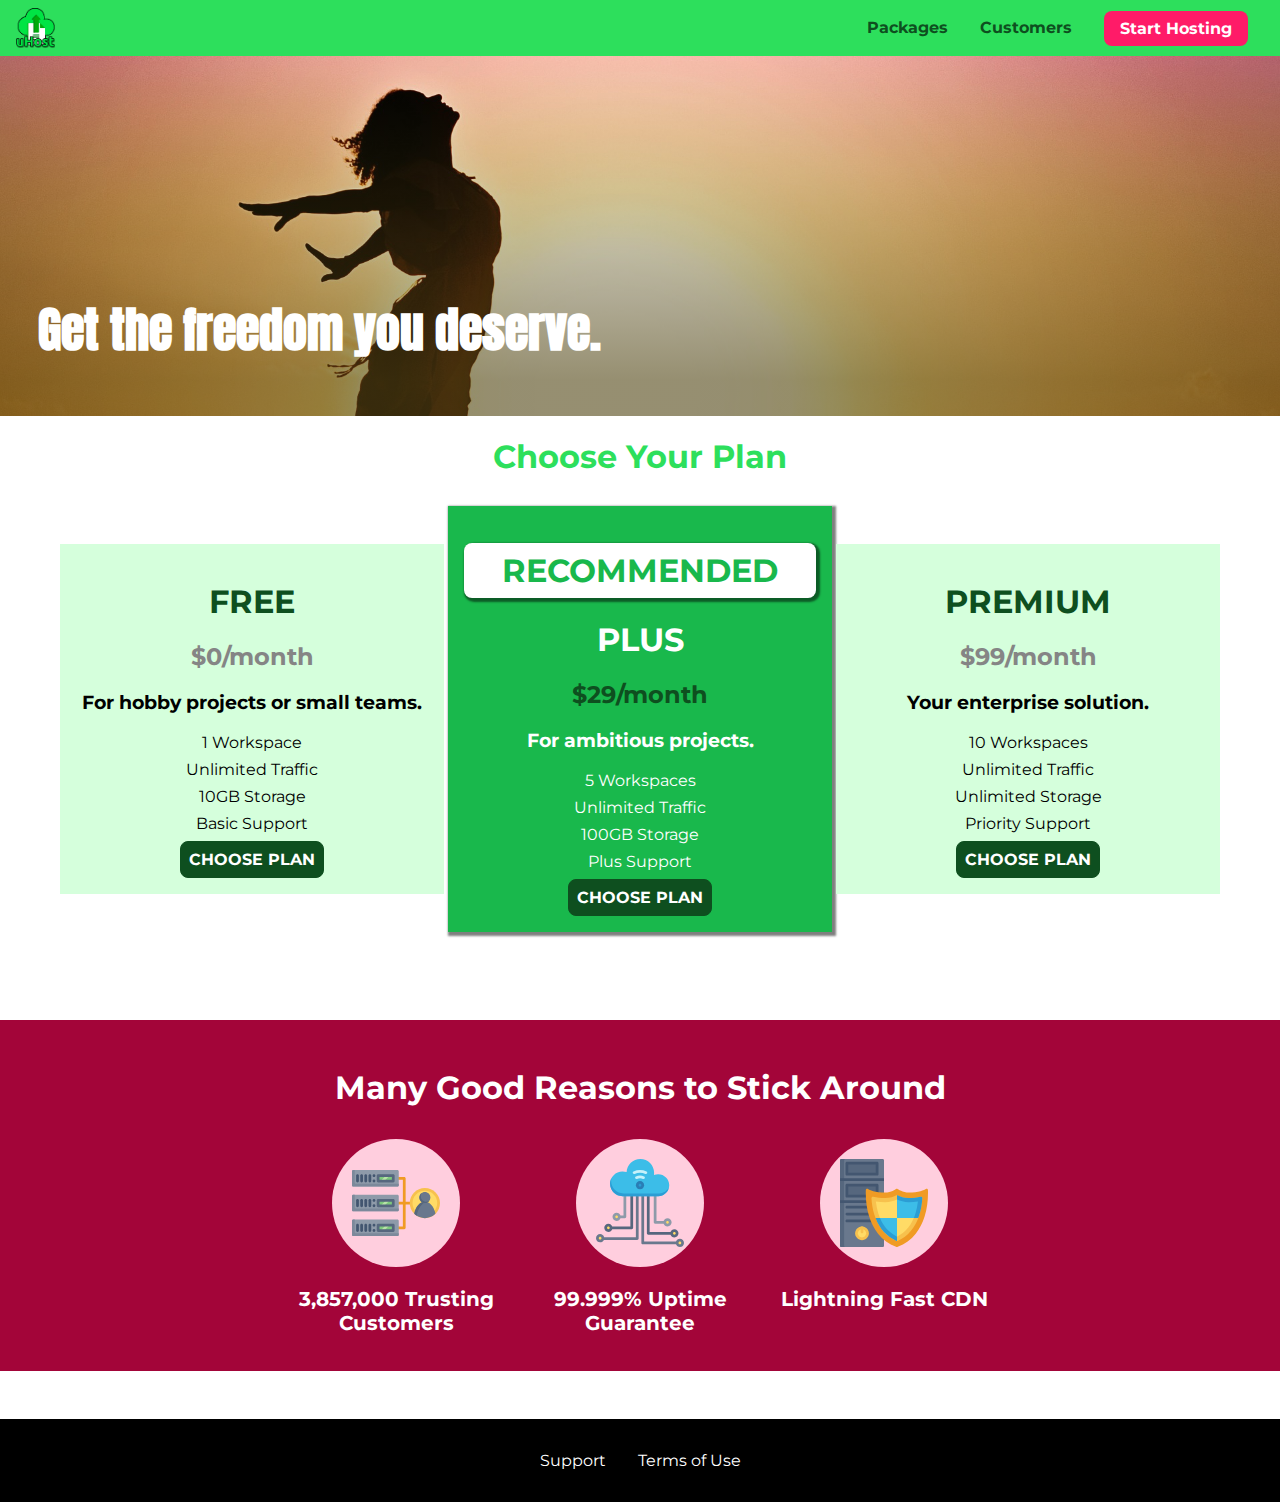
<file: index.html>
<!DOCTYPE html>
<html lang="en">

<head>
  <meta charset="UTF-8" />
  <meta http-equiv="X-UA-Compatible" content="ie=edge" />
  <meta name="viewport" content="width=device-width, initial-scale=1.0">
  <title>uHost</title>
  <link rel="shortcut icon" href="favicon.png" />
  <link rel="stylesheet" href="shared.css" />
  <link rel="stylesheet" href="main.css" />
</head>

<body>
  <div class="backdrop"></div>
  <div class="modal">
    <h1 class="modal__title">Do you want to continue?</h1>
    <div class="modal__actions">
      <a href="start-hosting/index.html" class="modal__action">Yes!</a>
      <button class="modal__action modal__action--negative" type="button">No!</button>
    </div>
  </div>
  <header class="main-header">
    <div class="main-logo">
      <button class="toggle-button">
        <span class="toggle-button__bar"></span>
        <span class="toggle-button__bar"></span>
        <span class="toggle-button__bar"></span>
      </button>
      <a href="index.html" class="main-header__brand">
        <img src="images/uhost-icon.png" alt="uHost - Your Favorite Hosting Company.">
      </a>
    </div>
    <nav class="main-nav">
      <ul class="main-nav__items">
        <li class="main-nav__item">
          <a href="packages/index.html">Packages</a>
        </li>
        <li class="main-nav__item">
          <a href="customers/index.html">Customers</a>
          <a href="customers/index.html" style="display: none;">Customers</a>
        </li class="main-nav__item">
        <li class="main-nav__item main-nav__item--cta">
          <a href="start-hosting/index.html">Start Hosting</a>
        </li>
      </ul>
    </nav>
  </header>
  <nav class="mobile-nav">
    <ul class="mobile-nav__items">
      <li class="mobile-nav__item">
        <a href="packages/index.html">Packages</a>
      </li>
      <li class="mobile-nav__item">
        <a href="customers/index.html">Customers</a>
      </li>
      <li class="mobile-nav__item mobile-nav__item--cta">
        <a href="start-hosting/index.html">Start Hosting</a>
      </li>
    </ul>
  </nav>
  <main>
    <section id="product-overview">
      <h1>Get the freedom you deserve.</h1>
    </section>
    <section id="plans">
      <h1 class="section-title">Choose Your Plan</h1>
      <div class="plan__list">
        <article class="plan">
          <h1 class="plan__title">FREE</h1>
          <h2 class="plan__price">$0/month</h2>
          <h3>For hobby projects or small teams.</h3>
          <ul class="plan__features">
            <li>1 Workspace</li>
            <li>Unlimited Traffic</li>
            <li>10GB Storage</li>
            <li>Basic Support</li>
          </ul>
          <div>
            <button class="button">CHOOSE PLAN</button>
          </div>
        </article>
        <article class="plan plan__highlighted">
          <h1 class="plan__annotation">RECOMMENDED</h1>
          <h1 class="plan__title">PLUS</h1>
          <h2 class="plan__price">$29/month</h2>
          <h3>For ambitious projects.</h3>
          <ul class="plan__features">
            <li>5 Workspaces</li>
            <li>Unlimited Traffic</li>
            <li>100GB Storage</li>
            <li>Plus Support</li>
          </ul>
          <div>
            <button class="button">CHOOSE PLAN</button>
          </div>
        </article>
        <article class="plan">
          <h1 class="plan__title">PREMIUM</h1>
          <h2 class="plan__price">$99/month</h2>
          <h3>Your enterprise solution.</h3>
          <ul class="plan__features">
            <li>10 Workspaces</li>
            <li>Unlimited Traffic</li>
            <li>Unlimited Storage</li>
            <li>Priority Support</li>
          </ul>
          <div>
            <button class="button">CHOOSE PLAN</button>
          </div>
        </article>
      </div>
    </section>

    <section id="key-features">
      <h1 class="section-title">Many Good Reasons to Stick Around</h1>
      <ul class="key-feature__list">
        <li class="key-feature">
          <div class="key-feature__image">

            <svg viewBox="0 0 512 512">
              <path style="fill:#F09B24;"
                d="M344,248h-32V112c0-4.418-3.582-8-8-8h-40c-4.418,0-8,3.582-8,8s3.582,8,8,8h32v128h-32  c-4.418,0-8,3.582-8,8s3.582,8,8,8h32v128h-32c-4.418,0-8,3.582-8,8s3.582,8,8,8h40c4.418,0,8-3.582,8-8V264h32c4.418,0,8-3.582,8-8  S348.418,248,344,248z" />
              <path style="fill:#8E9AA9;"
                d="M264,64H8c-4.418,0-8,3.582-8,8v80c0,4.418,3.582,8,8,8h256c4.418,0,8-3.582,8-8V72  C272,67.582,268.418,64,264,64z" />
              <path style="fill:#7C899B;"
                d="M24,144c-4.418,0-8-3.582-8-8V64H8c-4.418,0-8,3.582-8,8v80c0,4.418,3.582,8,8,8h256  c4.418,0,8-3.582,8-8v-8H24z" />
              <rect x="152" y="96" style="fill:#B8E3A8;" width="88" height="32" />
              <g>
                <polygon style="fill:#7EC97D;" points="152,96 152,128 166,128 198,96  " />
                <polygon style="fill:#7EC97D;" points="220,96 188,128 240,128 240,96  " />
              </g>
              <path style="fill:#56677E;"
                d="M240,136h-88c-4.418,0-8-3.582-8-8V96c0-4.418,3.582-8,8-8h88c4.418,0,8,3.582,8,8v32  C248,132.418,244.418,136,240,136z M160,120h72v-16h-72V120z" />
              <g>
                <path style="fill:#435670;"
                  d="M32,136c-4.418,0-8-3.582-8-8V96c0-4.418,3.582-8,8-8s8,3.582,8,8v32C40,132.418,36.418,136,32,136z   " />
                <path style="fill:#435670;"
                  d="M56,136c-4.418,0-8-3.582-8-8V96c0-4.418,3.582-8,8-8s8,3.582,8,8v32C64,132.418,60.418,136,56,136z   " />
                <path style="fill:#435670;"
                  d="M80,136c-4.418,0-8-3.582-8-8V96c0-4.418,3.582-8,8-8s8,3.582,8,8v32C88,132.418,84.418,136,80,136z   " />
                <path style="fill:#435670;"
                  d="M104,136c-4.418,0-8-3.582-8-8V96c0-4.418,3.582-8,8-8s8,3.582,8,8v32   C112,132.418,108.418,136,104,136z" />
                <path style="fill:#435670;"
                  d="M128,105c-4.418,0-8-3.582-8-8v-1c0-4.418,3.582-8,8-8s8,3.582,8,8v1   C136,101.418,132.418,105,128,105z" />
                <path style="fill:#435670;"
                  d="M128,136c-4.418,0-8-3.582-8-8v-1c0-4.418,3.582-8,8-8s8,3.582,8,8v1   C136,132.418,132.418,136,128,136z" />
              </g>
              <path style="fill:#8E9AA9;"
                d="M264,208H8c-4.418,0-8,3.582-8,8v80c0,4.418,3.582,8,8,8h256c4.418,0,8-3.582,8-8v-80  C272,211.582,268.418,208,264,208z" />
              <path style="fill:#7C899B;"
                d="M24,288c-4.418,0-8-3.582-8-8v-72H8c-4.418,0-8,3.582-8,8v80c0,4.418,3.582,8,8,8h256  c4.418,0,8-3.582,8-8v-8H24z" />
              <rect x="152" y="240" style="fill:#B8E3A8;" width="88" height="32" />
              <g>
                <polygon style="fill:#7EC97D;" points="152,240 152,272 166,272 198,240  " />
                <polygon style="fill:#7EC97D;" points="220,240 188,272 240,272 240,240  " />
              </g>
              <path style="fill:#56677E;"
                d="M240,280h-88c-4.418,0-8-3.582-8-8v-32c0-4.418,3.582-8,8-8h88c4.418,0,8,3.582,8,8v32  C248,276.418,244.418,280,240,280z M160,264h72v-16h-72V264z" />
              <g>
                <path style="fill:#435670;"
                  d="M32,280c-4.418,0-8-3.582-8-8v-32c0-4.418,3.582-8,8-8s8,3.582,8,8v32C40,276.418,36.418,280,32,280   z" />
                <path style="fill:#435670;"
                  d="M56,280c-4.418,0-8-3.582-8-8v-32c0-4.418,3.582-8,8-8s8,3.582,8,8v32C64,276.418,60.418,280,56,280   z" />
                <path style="fill:#435670;"
                  d="M80,280c-4.418,0-8-3.582-8-8v-32c0-4.418,3.582-8,8-8s8,3.582,8,8v32C88,276.418,84.418,280,80,280   z" />
                <path style="fill:#435670;"
                  d="M104,280c-4.418,0-8-3.582-8-8v-32c0-4.418,3.582-8,8-8s8,3.582,8,8v32   C112,276.418,108.418,280,104,280z" />
                <path style="fill:#435670;"
                  d="M128,249c-4.418,0-8-3.582-8-8v-1c0-4.418,3.582-8,8-8s8,3.582,8,8v1   C136,245.418,132.418,249,128,249z" />
                <path style="fill:#435670;"
                  d="M128,280c-4.418,0-8-3.582-8-8v-1c0-4.418,3.582-8,8-8s8,3.582,8,8v1   C136,276.418,132.418,280,128,280z" />
              </g>
              <path style="fill:#8E9AA9;"
                d="M264,352H8c-4.418,0-8,3.582-8,8v80c0,4.418,3.582,8,8,8h256c4.418,0,8-3.582,8-8v-80  C272,355.582,268.418,352,264,352z" />
              <path style="fill:#7C899B;"
                d="M24,432c-4.418,0-8-3.582-8-8v-72H8c-4.418,0-8,3.582-8,8v80c0,4.418,3.582,8,8,8h256  c4.418,0,8-3.582,8-8v-8H24z" />
              <rect x="152" y="384" style="fill:#B8E3A8;" width="88" height="32" />
              <g>
                <polygon style="fill:#7EC97D;" points="152,384 152,416 166,416 198,384  " />
                <polygon style="fill:#7EC97D;" points="220,384 188,416 240,416 240,384  " />
              </g>
              <path style="fill:#56677E;"
                d="M240,424h-88c-4.418,0-8-3.582-8-8v-32c0-4.418,3.582-8,8-8h88c4.418,0,8,3.582,8,8v32  C248,420.418,244.418,424,240,424z M160,408h72v-16h-72V408z" />
              <g>
                <path style="fill:#435670;"
                  d="M32,424c-4.418,0-8-3.582-8-8v-32c0-4.418,3.582-8,8-8s8,3.582,8,8v32C40,420.418,36.418,424,32,424   z" />
                <path style="fill:#435670;"
                  d="M56,424c-4.418,0-8-3.582-8-8v-32c0-4.418,3.582-8,8-8s8,3.582,8,8v32C64,420.418,60.418,424,56,424   z" />
                <path style="fill:#435670;"
                  d="M80,424c-4.418,0-8-3.582-8-8v-32c0-4.418,3.582-8,8-8s8,3.582,8,8v32C88,420.418,84.418,424,80,424   z" />
                <path style="fill:#435670;"
                  d="M104,424c-4.418,0-8-3.582-8-8v-32c0-4.418,3.582-8,8-8s8,3.582,8,8v32   C112,420.418,108.418,424,104,424z" />
                <path style="fill:#435670;"
                  d="M128,393c-4.418,0-8-3.582-8-8v-1c0-4.418,3.582-8,8-8s8,3.582,8,8v1   C136,389.418,132.418,393,128,393z" />
                <path style="fill:#435670;"
                  d="M128,424c-4.418,0-8-3.582-8-8v-1c0-4.418,3.582-8,8-8s8,3.582,8,8v1   C136,420.418,132.418,424,128,424z" />
              </g>
              <path style="fill:#F7C14D;"
                d="M424,168c-48.523,0-88,39.477-88,88s39.477,88,88,88s88-39.477,88-88S472.523,168,424,168z" />
              <path style="fill:#FFDB66;"
                d="M424,184c-39.701,0-72,32.299-72,72s32.299,72,72,72s72-32.299,72-72S463.701,184,424,184z" />
              <path style="fill:#69788D;"
                d="M484.893,314.16C476.393,274.588,451.922,248,424,248s-52.393,26.588-60.893,66.16  c-0.605,2.82,0.354,5.749,2.511,7.664C381.731,336.124,402.465,344,424,344s42.269-7.876,58.381-22.176  C484.539,319.909,485.498,316.98,484.893,314.16z" />
              <path style="fill:#56677E;"
                d="M434.053,249.171C430.768,248.403,427.411,248,424,248c-27.922,0-52.393,26.588-60.893,66.16  c-0.605,2.82,0.354,5.749,2.511,7.664c3.383,3.002,6.979,5.703,10.734,8.125C384.904,286.243,407.373,255.378,434.053,249.171z" />
              <path style="fill:#69788D;"
                d="M424,192c-17.645,0-32,14.355-32,32s14.355,32,32,32s32-14.355,32-32S441.645,192,424,192z" />
              <path style="fill:#56677E;"
                d="M432,248c-17.645,0-32-14.355-32-32c0-6.783,2.128-13.076,5.742-18.258  C397.444,203.53,392,213.138,392,224c0,17.645,14.355,32,32,32c10.862,0,20.471-5.444,26.258-13.742  C445.076,245.872,438.783,248,432,248z" />

            </svg>
          </div>
          <p class="key-feature__description">3,857,000 Trusting Customers</p>
        </li>
        <li class="key-feature">
          <div class="key-feature__image">
            <svg viewBox="0 0 512 512">
              <path style="fill:#8E9AA9;"
                d="M168,200c-4.418,0-8,3.582-8,8v120h-17.376c-3.302-9.311-12.194-16-22.624-16  c-13.234,0-24,10.767-24,24s10.766,24,24,24c10.429,0,19.321-6.689,22.624-16H168c4.418,0,8-3.582,8-8V208  C176,203.582,172.418,200,168,200z" />
              <path style="fill:#FFDB66;"
                d="M120,328c-4.411,0-8,3.589-8,8s3.589,8,8,8s8-3.589,8-8S124.411,328,120,328z" />
              <path style="fill:#56677E;"
                d="M208,200c-4.418,0-8,3.582-8,8v184H94.624C91.322,382.689,82.43,376,72,376  c-13.234,0-24,10.767-24,24s10.766,24,24,24c10.429,0,19.321-6.689,22.624-16H208c4.418,0,8-3.582,8-8V208  C216,203.582,212.418,200,208,200z" />
              <path style="fill:#FFDB66;" d="M72,392c-4.411,0-8,3.589-8,8s3.589,8,8,8s8-3.589,8-8S76.411,392,72,392z" />
              <path style="fill:#69788D;"
                d="M240,208c-4.418,0-8,3.582-8,8v239H47.24c-2.671-10.34-12.078-18-23.24-18c-13.234,0-24,10.767-24,24  s10.766,24,24,24c9.666,0,18.009-5.747,21.809-14H240c4.418,0,8-3.582,8-8V216C248,211.582,244.418,208,240,208z" />
              <path style="fill:#FFDB66;" d="M24,453c-4.411,0-8,3.589-8,8s3.589,8,8,8s8-3.589,8-8S28.411,453,24,453z" />
              <path style="fill:#69788D;"
                d="M488,464c-10.429,0-19.321,6.689-22.624,16H280V208c0-4.418-3.582-8-8-8s-8,3.582-8,8v280  c0,4.418,3.582,8,8,8h193.376c3.302,9.311,12.194,16,22.624,16c13.234,0,24-10.767,24-24S501.234,464,488,464z" />
              <path style="fill:#FFDB66;"
                d="M488,480c-4.411,0-8,3.589-8,8s3.589,8,8,8s8-3.589,8-8S492.411,480,488,480z" />
              <path style="fill:#56677E;"
                d="M456,408c-10.429,0-19.321,6.689-22.624,16H312V208c0-4.418-3.582-8-8-8s-8,3.582-8,8v224  c0,4.418,3.582,8,8,8h129.376c3.302,9.311,12.194,16,22.624,16c13.234,0,24-10.767,24-24S469.234,408,456,408z" />
              <path style="fill:#FFDB66;"
                d="M456,424c-4.411,0-8,3.589-8,8s3.589,8,8,8s8-3.589,8-8S460.411,424,456,424z" />
              <path style="fill:#8E9AA9;"
                d="M416,344c-10.429,0-19.321,6.689-22.624,16H352V208c0-4.418-3.582-8-8-8s-8,3.582-8,8v160  c0,4.418,3.582,8,8,8h49.376c3.302,9.311,12.194,16,22.624,16c13.234,0,24-10.767,24-24S429.234,344,416,344z" />
              <path style="fill:#FFDB66;"
                d="M416,360c-4.411,0-8,3.589-8,8s3.589,8,8,8s8-3.589,8-8S420.411,360,416,360z" />
              <path style="fill:#3CBDE8;"
                d="M362,88c-8.741,0-17.231,1.751-25.06,5.085C337.646,88.797,338,84.43,338,80  c0-44.112-35.888-80-80-80c-42.823,0-77.895,33.816-79.909,76.149C170.393,73.415,162.244,72,154,72c-39.701,0-72,32.299-72,72  s32.299,72,72,72h208c35.29,0,64-28.71,64-64S397.29,88,362,88z" />
              <path style="fill:#2C9DD4;"
                d="M368,200H160c-39.701,0-72-32.299-72-72c0-5.863,0.721-11.559,2.05-17.019  C84.918,120.88,82,132.102,82,144c0,39.701,32.299,72,72,72h208c30.389,0,55.88-21.296,62.379-49.743  C413.565,186.327,392.352,200,368,200z" />
              <path style="fill:#2A7DB5;"
                d="M256,128c-13.234,0-24,10.767-24,24s10.766,24,24,24c13.233,0,24-10.767,24-24S269.233,128,256,128z" />
              <path style="fill:#2C9DD4;"
                d="M256,144c-4.411,0-8,3.589-8,8s3.589,8,8,8c4.411,0,8-3.589,8-8S260.411,144,256,144z" />
              <g>
                <path style="fill:#C5F1FA;"
                  d="M221.755,87.695c-2.994,0-5.864-1.688-7.233-4.572c-1.894-3.991-0.194-8.763,3.798-10.657   C230.157,66.849,242.834,64,256,64c13.166,0,25.844,2.849,37.68,8.466c3.992,1.895,5.692,6.666,3.798,10.657   s-6.666,5.692-10.657,3.798C277.144,82.328,266.774,80,256,80c-10.774,0-21.144,2.328-30.821,6.921   C224.072,87.446,222.904,87.695,221.755,87.695z" />
                <path style="fill:#C5F1FA;"
                  d="M276.545,116.618c-1.148,0-2.316-0.249-3.424-0.774C267.745,113.293,261.985,112,256,112   c-5.985,0-11.745,1.293-17.121,3.844c-3.991,1.895-8.763,0.192-10.657-3.798c-1.894-3.992-0.193-8.764,3.798-10.657   C239.557,97.813,247.625,96,256,96c8.376,0,16.444,1.813,23.98,5.389c3.991,1.894,5.692,6.665,3.798,10.657   C282.41,114.93,279.539,116.618,276.545,116.618z" />
              </g>

            </svg>
          </div>
          <p class="key-feature__description">99.999% Uptime Guarantee</p>
        </li>
        <li class="key-feature">
          <div class="key-feature__image">
            <svg viewBox="0 0 512 512">
              <path style="fill:#69788D;"
                d="M248,0H8C3.582,0,0,3.582,0,8v496c0,4.418,3.582,8,8,8h240c4.418,0,8-3.582,8-8V8  C256,3.582,252.418,0,248,0z" />
              <path style="fill:#56677E;"
                d="M24,504V8c0-4.418,3.582-8,8-8H8C3.582,0,0,3.582,0,8v496c0,4.418,3.582,8,8,8h24  C27.582,512,24,508.418,24,504z" />
              <g>
                <rect x="0" y="112" style="fill:#435670;" width="256" height="16" />
                <rect x="0" y="240" style="fill:#435670;" width="256" height="16" />
              </g>
              <path style="fill:#F7C14D;"
                d="M128,392c-22.056,0-40,17.944-40,40s17.944,40,40,40s40-17.944,40-40S150.056,392,128,392z" />
              <path style="fill:#FFDB66;"
                d="M128,408c-13.233,0-24,10.767-24,24s10.767,24,24,24s24-10.767,24-24S141.233,408,128,408z" />
              <path style="fill:#F7C14D;"
                d="M128,392c-2.739,0-5.414,0.278-8,0.805V424c0,4.418,3.582,8,8,8c4.418,0,8-3.582,8-8v-31.195  C133.414,392.278,130.739,392,128,392z" />
              <g>
                <path style="fill:#435670;"
                  d="M216,288H40c-4.418,0-8-3.582-8-8s3.582-8,8-8h176c4.418,0,8,3.582,8,8S220.418,288,216,288z" />
                <path style="fill:#435670;"
                  d="M216,328H40c-4.418,0-8-3.582-8-8s3.582-8,8-8h176c4.418,0,8,3.582,8,8S220.418,328,216,328z" />
                <path style="fill:#435670;"
                  d="M216,368H40c-4.418,0-8-3.582-8-8s3.582-8,8-8h176c4.418,0,8,3.582,8,8S220.418,368,216,368z" />
                <path style="fill:#435670;"
                  d="M216,16H40c-4.418,0-8,3.582-8,8v64c0,4.418,3.582,8,8,8h176c4.418,0,8-3.582,8-8V24   C224,19.582,220.418,16,216,16z" />
              </g>
              <rect x="48" y="32" style="fill:#56677E;" width="160" height="48" />
              <path style="fill:#435670;"
                d="M216,144H40c-4.418,0-8,3.582-8,8v64c0,4.418,3.582,8,8,8h176c4.418,0,8-3.582,8-8v-64  C224,147.582,220.418,144,216,144z" />
              <rect x="48" y="160" style="fill:#56677E;" width="160" height="48" />
              <path style="fill:#F09B24;"
                d="M511.747,180.237c-0.194-6.537-8.107-10.107-13.135-5.894c-5.6,4.693-42.904,21.282-98.514,21.282  c-33.45,0-64.625-20.999-64.929-21.206c-2.9-1.991-6.764-1.85-9.512,0.346c-2.677,2.135-27.201,20.86-63.793,20.86  c-55.607,0-92.914-16.589-98.515-21.282c-5.028-4.211-12.941-0.645-13.135,5.894c-1.634,54.834,4.655,105.941,18.693,151.903  c12.096,39.604,29.759,74.047,52.497,102.373c27.538,34.304,62.743,59.882,104.66,76.045c3.069,1.918,6.757,1.921,9.83,0  c41.917-16.163,77.122-41.741,104.66-76.045c22.738-28.326,40.401-62.77,52.497-102.373  C507.092,286.179,513.381,235.071,511.747,180.237z" />
              <path style="fill:#F7C14D;"
                d="M476.21,221.226c-1.953-1.631-4.568-2.235-7.036-1.628c-21.686,5.327-44.926,8.028-69.075,8.028  c-25.926,0-49.633-8.975-64.955-16.504c-2.307-1.134-5.016-1.091-7.284,0.116c-14.059,7.477-36.919,16.388-65.994,16.388  c-24.153,0-47.394-2.701-69.075-8.028c-5.155-1.268-10.221,2.966-9.894,8.261c2.077,33.693,7.668,65.635,16.616,94.935  c22.774,74.565,66.139,126.334,128.888,153.868c2.032,0.891,4.397,0.891,6.43,0c61.777-27.107,104.716-78.876,127.62-153.868  c8.948-29.3,14.539-61.241,16.616-94.935C479.224,225.319,478.163,222.856,476.21,221.226z" />
              <path style="fill:#FFDB66;"
                d="M331.609,451.727c-52.604-25.289-89.304-70.987-109.144-135.944  c-6.532-21.39-11.162-44.336-13.82-68.447c17.133,2.852,34.952,4.291,53.22,4.291c29.394,0,53.376-7.793,69.978-15.561  c17.44,7.736,41.656,15.561,68.256,15.561c18.267,0,36.085-1.439,53.219-4.291c-2.659,24.112-7.288,47.06-13.82,68.448  C419.545,381.108,383.27,426.805,331.609,451.727z" />
              <g>
                <path style="fill:#2C9DD4;"
                  d="M479.066,227.858c0.157-2.539-0.903-5.002-2.856-6.633s-4.568-2.235-7.036-1.628   c-21.686,5.327-44.926,8.028-69.075,8.028c-25.926,0-49.633-8.975-64.955-16.504c-1.057-0.52-2.2-0.78-3.345-0.806l-0.072,133.351   h123.601c2.556-6.746,4.933-13.702,7.123-20.874C471.398,293.493,476.989,261.552,479.066,227.858z" />
                <path style="fill:#2C9DD4;"
                  d="M206.658,343.667c24.153,63.42,65.028,108.108,121.743,132.995c1.031,0.452,2.147,0.673,3.263,0.666   l0.063-133.661H206.658z" />
              </g>
              <g>
                <path style="fill:#3CBDE8;"
                  d="M439.497,315.783c6.532-21.389,11.161-44.336,13.82-68.448c-17.134,2.852-34.952,4.291-53.219,4.291   c-26.6,0-50.815-7.824-68.256-15.561l-0.116,107.601h97.758C433.179,334.807,436.524,325.518,439.497,315.783z" />
                <path style="fill:#3CBDE8;"
                  d="M232.523,343.667c21.144,50.298,54.363,86.56,99.087,108.06l0.117-108.06H232.523z" />
              </g>
            </svg>
          </div>
          <p class="key-feature__description">Lightning Fast CDN</p>
        </li>
      </ul>
    </section>
  </main>
  <footer class="main-footer">
    <nav>
      <ul class="main-footer__links">
        <li class="main-footer__link">
          <a href="#">Support</a>
        </li>
        <li class="main-footer__link">
          <a href="#">Terms of Use</a>
        </li>
      </ul>
    </nav>
  </footer>
  <script src="shared.js"></script>
</body>

</html>
</file>
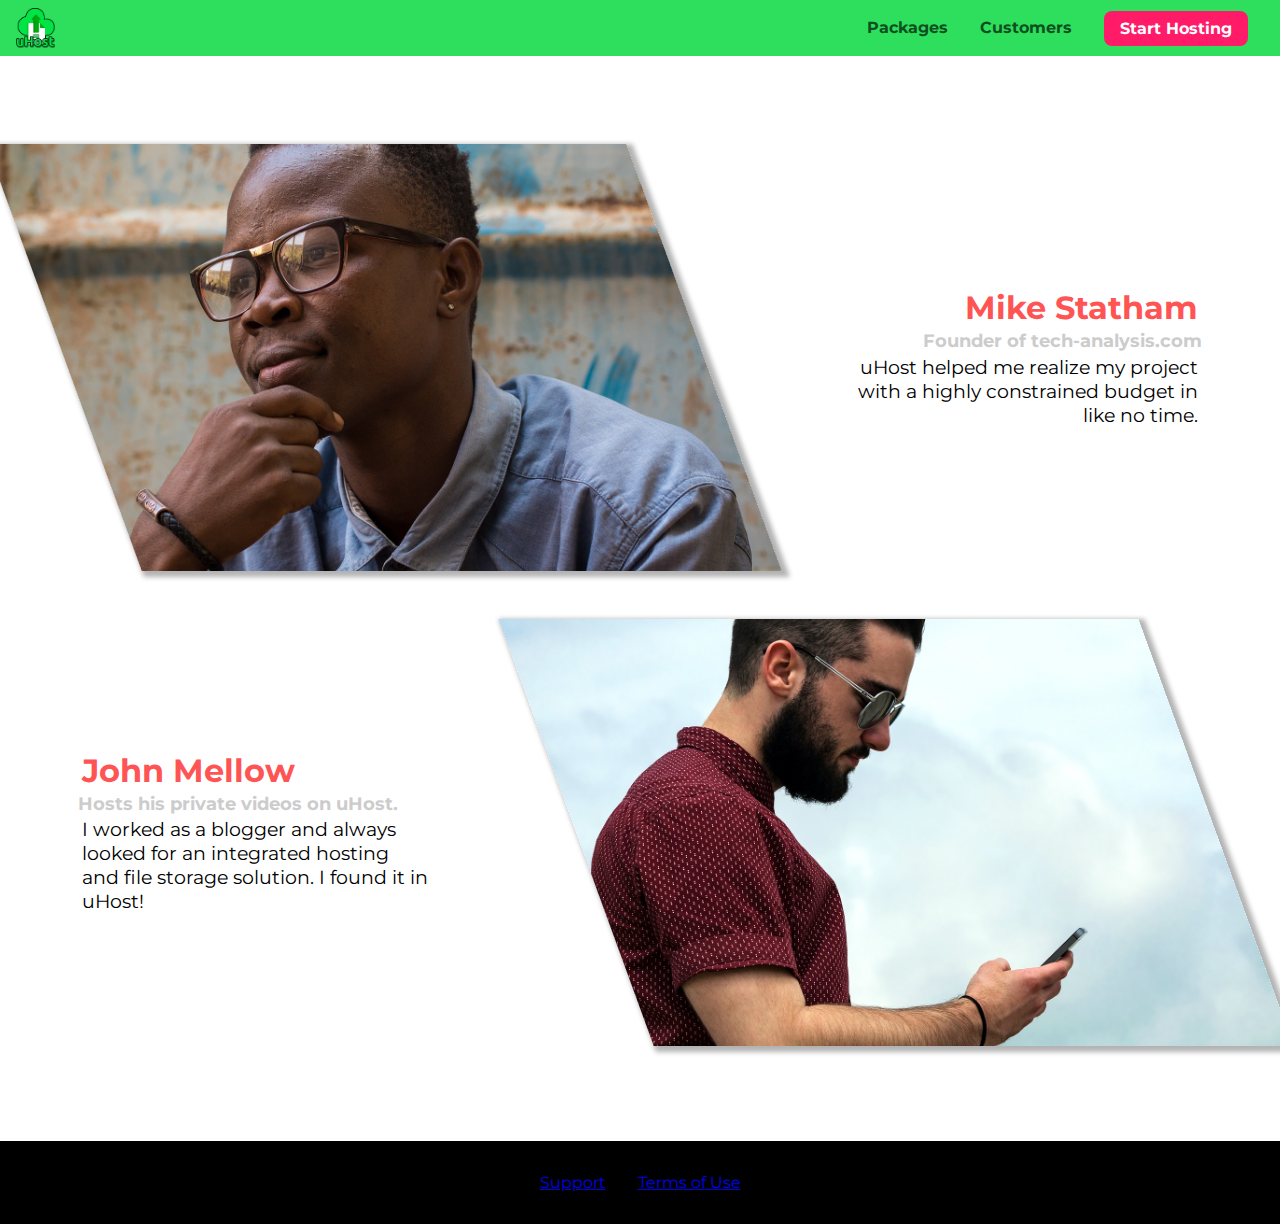
<file: customers/index.html>
<!DOCTYPE html>
<html lang="en">

<head>
    <meta charset="UTF-8">
    <meta name="viewport" content="width=device-width, initial-scale=1.0">
    <meta http-equiv="X-UA-Compatible" content="ie=edge">
    <title>uHost Customers</title>
    <link rel="shortcut icon" href="../favicon.png">
    <link rel="stylesheet" href="../shared.css">
    <link rel="stylesheet" href="customers.css">
</head>

<body>
    <div class="backdrop"></div>
    <header class="main-header">
        <div class="main-logo">
            <button class="toggle-button">
                <span class="toggle-button__bar"></span>
                <span class="toggle-button__bar"></span>
                <span class="toggle-button__bar"></span>
            </button>
            <a href="../index.html" class="main-header__brand">
                <img src="../images/uhost-icon.png" alt="uHost - Your Favorite Hosting Company.">
            </a>
        </div>
        <nav class="main-nav">
            <ul class="main-nav__items">
                <li class="main-nav__item">
                    <a href="../packages/index.html">Packages</a>
                </li>
                <li class="main-nav__item">
                    <a href="index.html">Customers</a>
                </li class="main-nav__item">
                <li class="main-nav__item main-nav__item--cta">
                    <a href="../start-hosting/index.html">Start Hosting</a>
                </li>
            </ul>
        </nav>
    </header>
    <nav class="mobile-nav">
        <ul class="mobile-nav__items">
            <li class="mobile-nav__item">
                <a href="../packages/index.html">Packages</a>
            </li>
            <li class="mobile-nav__item">
                <a href="index.html">Customers</a>
            </li>
            <li class="mobile-nav__item mobile-nav__item--cta">
                <a href="../start-hosting/index.html">Start Hosting</a>
            </li>
        </ul>
    </nav>
    <main>
        <div>
            <div class="testimonial" id="customer-1">
                <div class="testimonial__image-container">
                    <img src="../images/customer-1.jpg" alt="Mike Statham - Customer" class="testimonial__image">
                </div>
                <div class="testimonial__info">
                    <h1 class="testimonial__name">Mike Statham</h1>
                    <h2 class="testimonial__subtitle">Founder of
                        <a href="tech-analysis.com">tech-analysis.com</a>
                    </h2>
                    <p class="testimonial__text">uHost helped me realize my project with a highly constrained budget in
                        like no time.</p>
                </div>
            </div>
            <div class="testimonial" id="customer-2">

                <div class="testimonial__info">
                    <h1 class="testimonial__name">John Mellow</h1>
                    <h2 class="testimonial__subtitle">Hosts his private videos on uHost.
                    </h2>
                    <p class="testimonial__text">I worked as a blogger and always looked for an integrated hosting and
                        file storage solution. I found
                        it in uHost!
                    </p>
                </div>
                <div class="testimonial__image-container">
                    <img src="../images/customer-2.jpg" alt="John Mellow - Customer" class="testimonial__image">
                </div>
            </div>
        </div>
    </main>
    <footer class="main-footer">
        <nav>
            <ul class="main-footer__links">
                <li>
                    <a class="main-footer__link" href="#">Support</a>
                </li>
                <li>
                    <a class="main-footer__link" href="#">Terms of Use</a>
                </li>
            </ul>
        </nav>
    </footer>
    <script src="../shared.js"></script>
</body>

</html>
</file>
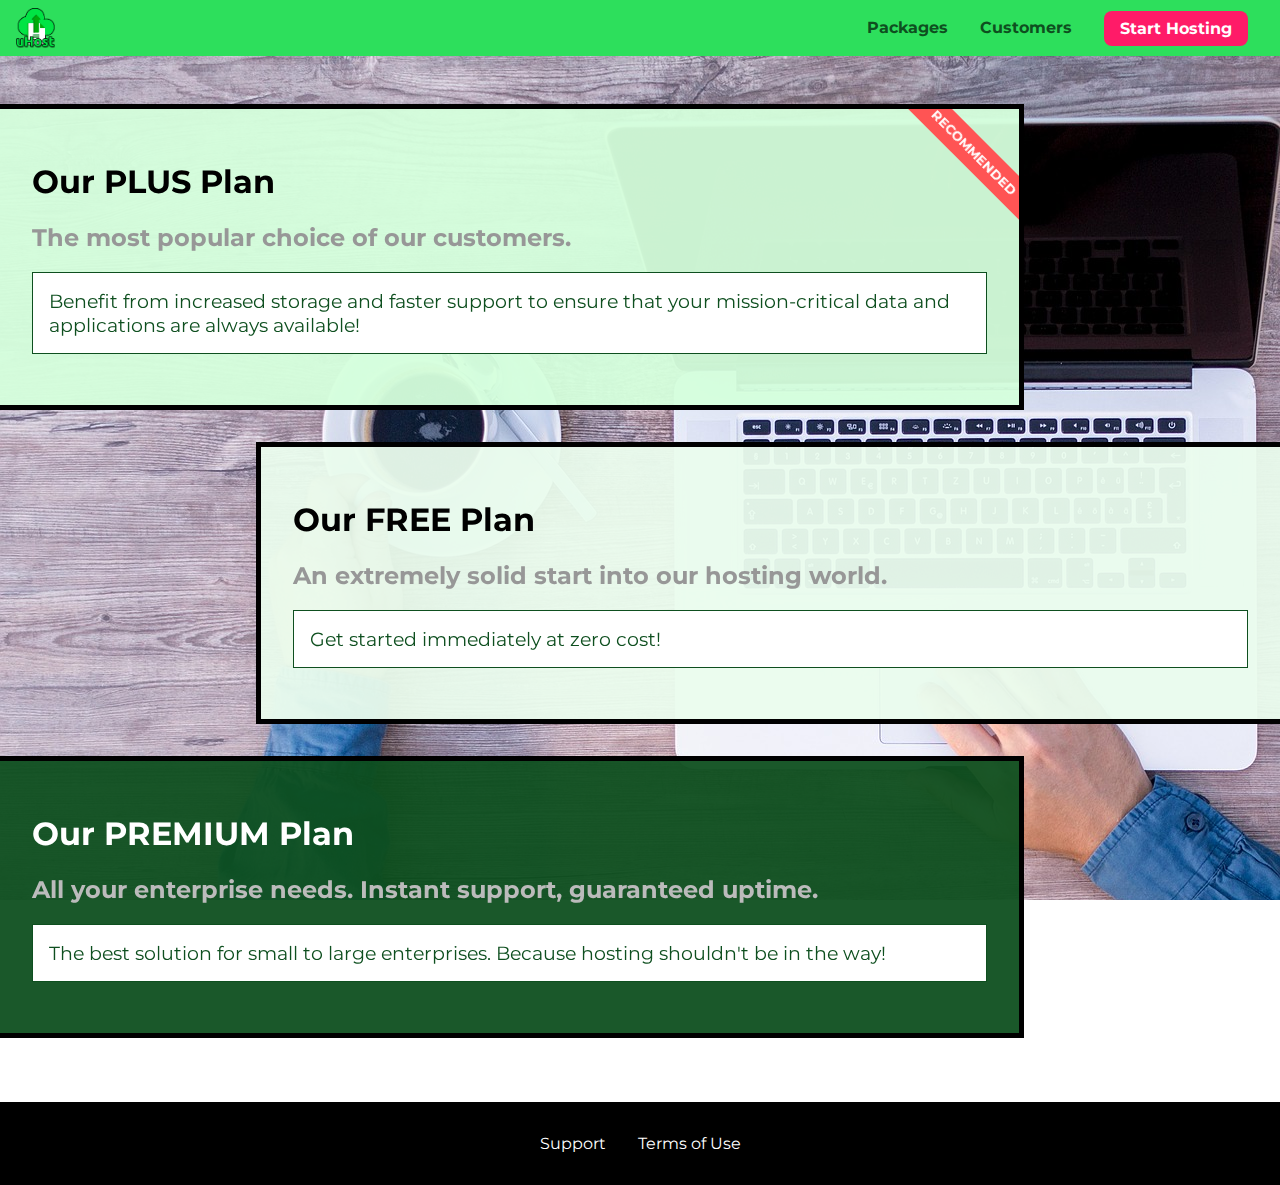
<file: packages/index.html>
<!DOCTYPE html>
<html lang="en">

<head>
  <meta charset="UTF-8" />
  <meta http-equiv="X-UA-Compatible" content="ie=edge" />
  <meta name="viewport" content="width=device-width, initial-scale=1.0">
  <title>uHost</title>
  <link rel="shortcut icon" href="../favicon.png" />
  <link rel="stylesheet" href="../shared.css" />
  <link rel="stylesheet" href="packages.css" />
</head>

<body>
  <div class="backdrop"></div>
  <div class="background"></div>
  <header class="main-header">
    <div class="main-logo">
      <button class="toggle-button">
        <span class="toggle-button__bar"></span>
        <span class="toggle-button__bar"></span>
        <span class="toggle-button__bar"></span>
      </button>
      <a href="../index.html" class="main-header__brand">
        <img src="../images/uhost-icon.png" alt="uHost - Your Favorite Hosting Company.">
      </a>
    </div>
    <nav class="main-nav">
      <ul class="main-nav__items">
        <li class="main-nav__item">
          <a href="index.html">Packages</a>
        </li>
        <li class="main-nav__item">
          <a href="../customers/index.html">Customers</a>
        </li class="main-nav__item">
        <li class="main-nav__item main-nav__item--cta">
          <a href="../start-hosting/index.html">Start Hosting</a>
        </li>
      </ul>
    </nav>
  </header>
  <nav class="mobile-nav">
    <ul class="mobile-nav__items">
      <li class="mobile-nav__item">
        <a href="index.html">Packages</a>
      </li>
      <li class="mobile-nav__item">
        <a href="../customers/index.html">Customers</a>
      </li>
      <li class="mobile-nav__item mobile-nav__item--cta">
        <a href="../start-hosting/index.html">Start Hosting</a>
      </li>
    </ul>
  </nav>
  <main>
    <section class="package" id="plus">
      <a href="#" class="package-item">
        <h1 class="package-title">Our PLUS Plan</h1>
        <h2 class="package__badge">RECOMMENDED</h2>
        <h2 class="package-subtitle">The most popular choice of our customers.</h2>
        <p class="package-description">Benefit from increased storage and faster support to ensure that your
          mission-critical data and applications
          are always available!</p>
      </a>
    </section>
    <section class="package" id="free">
      <a href="#" class="package-item">
        <h1 class="package-title">Our FREE Plan</h1>
        <h2 class="package-subtitle">An extremely solid start into our hosting world.</h2>
        <p class="package-description">Get started immediately at zero cost!</p>
      </a>
    </section>
    <div class="clearfix"></div>
    <section class="package" id="premium">
      <a href="#" class="package-item">
        <h1 class="package-title">Our PREMIUM Plan</h1>
        <h2 class="package-subtitle">All your enterprise needs. Instant support, guaranteed uptime. </h2>
        <p class="package-description">The best solution for small to large enterprises. Because hosting shouldn't be in
          the way!</p>
      </a>
    </section>
  </main>

  <footer class="main-footer">
    <nav>
      <ul class="main-footer__links">
        <li class="main-footer__link">
          <a href="#">Support</a>
        </li>
        <li class="main-footer__link">
          <a href="#">Terms of Use</a>
        </li>
      </ul>
    </nav>
  </footer>
  <script src="../shared.js"></script>
</body>

</html>
</file>
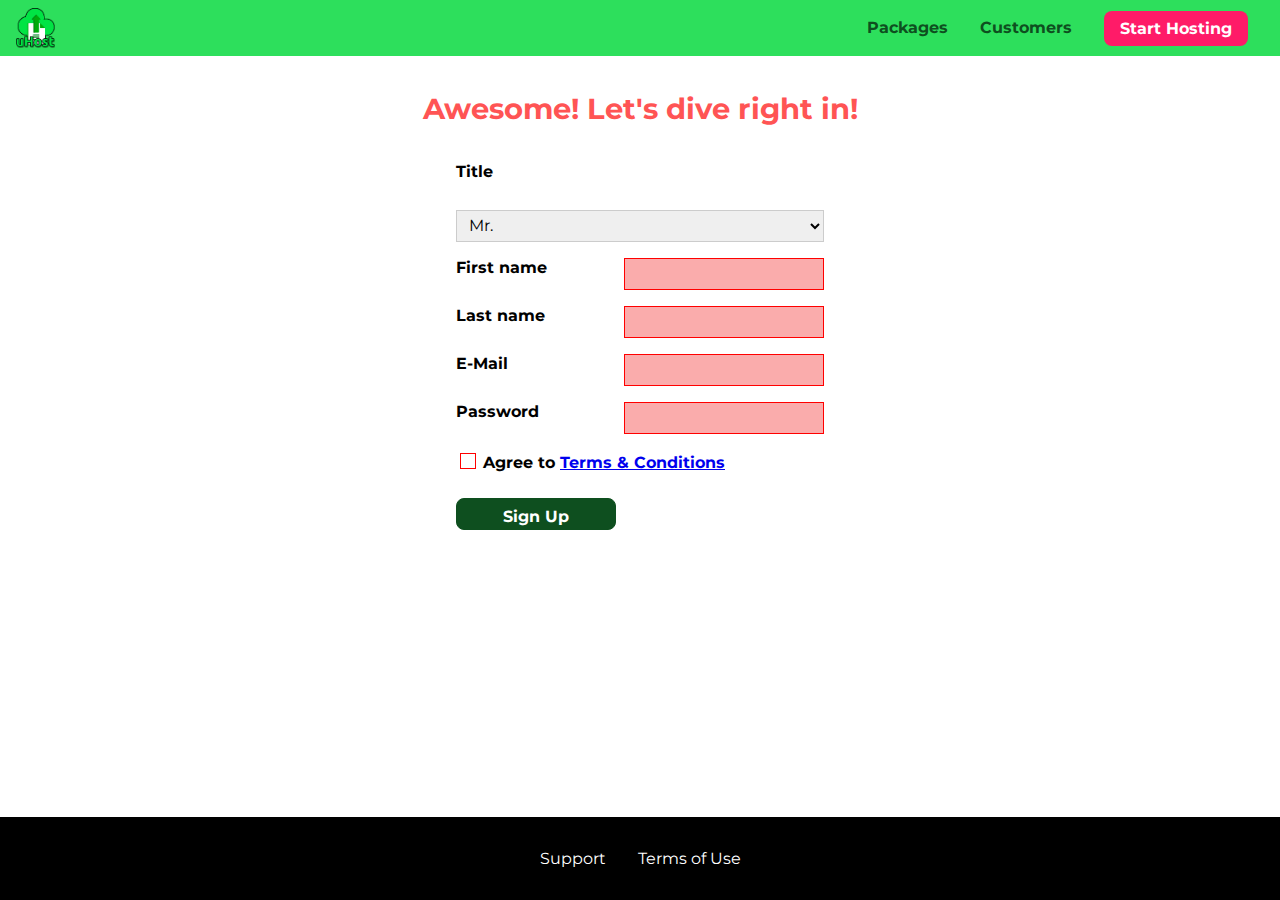
<file: start-hosting/index.html>
<!DOCTYPE html>
<html lang="en">

<head>
    <meta charset="UTF-8">
    <meta name="viewport" content="width=device-width, initial-scale=1.0">
    <meta http-equiv="X-UA-Compatible" content="ie=edge">
    <title>uHost Signup</title>
    <link rel="shortcut icon" href="../favicon.png">
    <link href="https://fonts.googleapis.com/css?family=Anton|Montserrat:400,700" rel="stylesheet">
    <link rel="stylesheet" href="../shared.css">
    <link rel="stylesheet" href="start-hosting.css">
</head>

<body>
    <div class="backdrop"></div>
    <header class="main-header">
        <div>
            <button class="toggle-button">
                <span class="toggle-button__bar"></span>
                <span class="toggle-button__bar"></span>
                <span class="toggle-button__bar"></span>
            </button>
            <a href="../index.html" class="main-header__brand">
                <img src="../images/uhost-icon.png" alt="uHost - Your favorite hosting company">
            </a>
        </div>
        <nav class="main-nav">
            <ul class="main-nav__items">
                <li class="main-nav__item">
                    <a href="../packages/index.html">Packages</a>
                </li>
                <li class="main-nav__item">
                    <a href="../customers/index.html">Customers</a>
                </li>
                <li class="main-nav__item main-nav__item--cta">
                    <a href="index.html">Start Hosting</a>
                </li>
            </ul>
        </nav>
    </header>
    <nav class="mobile-nav">
        <ul class="mobile-nav__items">
            <li class="mobile-nav__item">
                <a href="../packages/index.html">Packages</a>
            </li>
            <li class="mobile-nav__item">
                <a href="../customers/index.html">Customers</a>
            </li>
            <li class="mobile-nav__item mobile-nav__item--cta">
                <a href="index.html">Start Hosting</a>
            </li>
        </ul>
    </nav>
    <main class="signup-page">
        <h1 class="signup-title">Awesome! Let's dive right in!</h1>
        <form action="index.html" class="signup-form">
            <label for="title">Title</label>
            <select id="title">
                <option value="mr">Mr.</option>
                <option value="ms">Ms.</option>
            </select>
            <label for="first-name">First name</label>
            <input type="text" id="first-name" required>
            <label for="last-name">Last name</label>
            <input type="text" id="last-name" required>
            <label for="email">E-Mail</label>
            <input type="email" id="email" class="invalid" required>
            <label for="password">Password</label>
            <input type="password" id="password" required>
            <div class="singnup-form__checkbox">
                <input type="checkbox" id="agree-terms" required>
                <label for="agree-terms">Agree to
                    <a href="#">Terms &amp; Conditions</a>
                </label>
            </div>
            <button type="submit" class="button">Sign Up</button>
        </form>
    </main>
    <footer class="main-footer">
        <nav>
            <ul class="main-footer__links" l>
                <li class="main-footer__link">
                    <a href="#">Support</a>
                </li>
                <li class="main-footer__link">
                    <a href="#">Terms of Use</a>
                </li>
            </ul>
        </nav>
    </footer>
    <script src="../shared.js"></script>
</body>

</html>
</file>
<file: shared.css>
@import url("https://fonts.googleapis.com/css?family=Roboto:100,400,900");
@import url("https://fonts.googleapis.com/css?family=Anton");
@import url("https://fonts.googleapis.com/css?family=Montserrat:400,700");

* {
  box-sizing: border-box;
}

html {
  height: 100%;
}

body {
  font-family: "Montserrat", sans-serif;
  margin: 0;
  display: grid;
  grid-template-rows: 3.5rem auto fit-content(8rem);
  grid-template-areas:
    "header"
    "main"
    "footer";

  /* padding-top: 3.5rem; */
  height: 100%;
}

main {
  /* grid-row: 2 / 3; */

  grid-area: main;
}

.backdrop {
  position: fixed;
  display: none;
  opacity: 0;
  transition: opacity 0.2s linear;
  top: 0;
  left: 0;
  z-index: 100;
  width: 100vw;
  height: 100vh;
  background: rgba(0, 0, 0, 0.5);
}

.main-header {
  display: flex;
  align-items: center;
  justify-content: space-between;
  width: 100%;
  position: fixed;
  top: 0;
  left: 0;
  background: #2ddf5c;
  padding: 0.5rem 1rem;
  z-index: 1;
}

.toggle-button {
  width: 3rem;
  background: transparent;
  border: none;
  cursor: pointer;
  padding-top: 0;
  padding-bottom: 0;
  vertical-align: middle;
}

.toggle-button:focus {
  outline: none;
}

.toggle-button__bar {
  width: 100%;
  height: 0.2rem;
  background: black;
  display: block;
  margin: 0.6rem 0;
}

.main-header__brand {
  color: #0e4f1f;
  text-decoration: none;
  font-weight: bold;

  /* width: 20px; */
}

.main-header__brand img {
  height: 2.5rem;
  vertical-align: middle;

  /* width: 100%; */
}

.main-nav {
  display: none;
}

.main-nav__items {
  margin: 0;
  padding: 0;
  list-style: none;
  display: flex;
}

.main-nav__item {
  display: inline-block;
  margin: 0 1rem;
}

.main-nav__item a,
.mobile-nav__item a {
  text-decoration: none;
  color: #0e4f1f;
  font-weight: bold;
  padding: 0.2rem 0;
}

.main-nav__item--cta {
  animation: wiggle 400ms 3s 8 ease-out none;
}

.main-nav__item--cta a,
.mobile-nav__item--cta a {
  color: white;
  background: #ff1b68;
  padding: 0.5rem 1rem;
  border-radius: 8px;
}

.main-footer__link a {
  color: white;
  text-decoration: none;
}

.mobile-nav__item a {
  font-size: 1.5rem;
}

.main-nav__item a:hover,
.main-nav__item a:active {
  color: white;
  border-bottom: 5px solid white;
}

.main-nav__item--cta a:hover,
.main-nav__item--cta a:active,
.mobile-nav__item--cta a:hover,
.mobile-nav__item--cta a:active {
  color: #ff1b68;
  background: white;
  border: none;
}

.main-footer {
  background: black;
  padding: 2rem;
  margin-top: 3rem;
  grid-area: footer;
}

.main-footer__links {
  list-style: none;
  margin: 0;
  padding: 0;
  display: flex;
  flex-direction: column;
  align-items: center;
}

.main-footer__link {
  margin: 0.5rem 0;
}

.main-footer__link a:hover,
.main-footer__link a:active {
  color: #ccc;
}

.mobile-nav {
  display: none;
  position: fixed;
  z-index: 101;
  top: 0;
  left: 0;
  background: white;
  width: 80%;
  height: 100vh;
}

.mobile-nav__items {
  width: 90%;
  height: 100%;
  list-style: none;
  padding: 0;
  margin: 0 auto;
  display: flex;
  flex-direction: column;
  justify-content: center;
  align-items: center;
}

.mobile-nav__item {
  margin: 1rem 0;
}

.button {
  background: #0e4f1f;
  color: white;
  font: inherit;
  border: 1.5px solid #0e4f1f;
  padding: 0.5rem;
  border-radius: 8px;
  font-weight: bold;
  cursor: pointer;
}

.button:hover,
.button:active {
  background: white;
  color: #0e4f1f;
}

.button:focus {
  outline: none;
}

.button[disabled] {
  cursor: not-allowed;
  border: #a1a1a1;
  background: #ccc;
  color: #a1a1a1;
}

.open {
  display: block !important;
  opacity: 1 !important;
  transform: translateY(0);
}

@media (min-width: 40rem) {
  .toggle-button {
    display: none;
  }

  .main-footer__links {
    flex-direction: row;
    justify-content: center;
  }

  .main-footer__link {
    margin: 0 1rem;
  }

  .main-nav {
    /* display: inline-block;
    text-align: right;
    width: calc(100% - 122px);
    vertical-align: middle; */
    display: flex;
  }
}

@keyframes wiggle {
  0% {
    transform: rotateZ(0);
  }

  50% {
    transform: rotateZ(-10deg);
  }

  100% {
    transform: rotateZ(10deg);
  }
}
</file>
<file: main.css>
#product-overview {
  background: linear-gradient(to top, rgba(80, 68, 18, 0.6) 10%, transparent),
    url("images/freedom.jpg") center / cover no-repeat border-box, #ff1b68;

  /* background-image: linear-gradient(180deg, red 70%, blue 20%, transparent); */

  /* background-image: radial-gradient(
    ellipse farthest-corner at 20% 50%,
    red,
    blue,
    green
  ); */
  width: 100vw;
  height: 33vh;
  padding: 10px;
  position: relative;
}

#product-overview h1 {
  color: white;
  font-family: "Anton", sans-serif;
  position: absolute;
  bottom: 5%;
  left: 3%;
  width: 100%;
  font-size: 1.6rem;
}

@media (min-width: 40rem) and (min-height: 40rem) {
  #product-overview {
    height: 40vh;
    background-position: 50% 25%;
  }

  #product-overview h1 {
    font-size: 3rem;
  }
}

.section-title {
  color: #2ddf5c;
  text-align: center;
}

.plan {
  background: #d5ffdc;
  text-align: center;
  padding: 16px;
  margin: 0.5rem 0;
  width: 100%;
}

.plan__highlighted {
  background: #19b84c;
  color: white;
}

.plan__annotation {
  background: white;
  color: #19b84c;
  padding: 8px;
  border-radius: 8px;
  box-shadow: 2px 2px 2px 2px rgba(0, 0, 0, 0.5);
}

.plan__title {
  color: #0e4f1f;
}

.plan__price {
  color: #858585;
}

.plan__highlighted .plan__title {
  color: white;
}

.plan__highlighted .plan__price {
  color: #0e4f1f;
}

.plan__features {
  list-style: none;
  margin: 0;
  padding: 0;
}

.plan__features li {
  margin: 8px 0;
}

#key-features {
  background: #a30539;
  margin-top: 80px;
  padding: 16px;
}

#key-features .section-title {
  color: white;
  margin: 32px;
}

.key-feature__list {
  list-style: none;
  margin: 0;
  padding: 0;
  text-align: center;
}

.key-feature {
  width: 100%;
}

.key-feature__image {
  background: #ffcede;
  width: 128px;
  height: 128px;
  border: 2px solod #424242;
  border-radius: 50%;
  margin: auto;
  padding: 20px;
}

.key-feature__description {
  text-align: center;
  font-weight: bold;
  color: white;
  font-size: 20px;
  vertical-align: top;
}

@media (min-width: 40rem) {
  .plan__list {
    width: 100%;
    text-align: center;
  }

  .plan {
    display: inline-block;
    width: 30%;
    vertical-align: middle;
    min-width: 13rem;
    max-width: 25rem;
  }

  .plan__highlighted {
    box-shadow: 2px 2px 2px 2px rgba(0, 0, 0, 0.5);
  }

  .key-feature {
    display: inline-block;
    width: 30%;
    vertical-align: top;
    max-width: 15rem;
  }
}

.modal {
  position: fixed;
  opacity: 0;
  transform: translateY(-3rem);
  transition: opacity 1s ease-out,
    transform 500ms cubic-bezier(0.55, 0.055, 0.675, 0.19);
  z-index: 200;
  top: 20%;
  left: 30%;
  width: 40%;
  background: white;
  padding: 1rem;
  border: 1px solid #ccc;
  box-shadow: 1px 1px 1px rgba(0, 0, 0, 0.5);
}

.modal__title {
  text-align: center;
  margin: 0 0 1rem 0;
}

.modal__actions {
  text-align: center;
}

.modal__action {
  border: 1px solid #0e4f1f;
  background: #0e4f1f;
  text-decoration: none;
  color: white;
  font: inherit;
  padding: 0.5rem 1rem;
  cursor: pointer;
}

.modal__action:hover,
.modal__action:active {
  background: #2ddf5c;
  border-color: #2ddf5c;
}

.modal__action--negative {
  background: red;
  border-color: red;
}

.modal__action--negative:hover,
.modal__action--negative:active {
  background: #ff5454;
  border-color: #ff5454;
}
</file>
<file: customers/customers.css>
main {
  padding-top: 2.5rem;
}

.testimonial {
  font-size: 1.2rem;
}

/* .testimonial__list {
  width: 80%;
  margin: auto;
} */

.testimonial__image-container {
  width: 60%;
  max-width: 40rem;
  box-shadow: 3px 3px 5px 3px rgba(0, 0, 0, 0.3);
  transform: skew(20deg);
  overflow: hidden;
}

#customer-1:hover .testimonial__image-container {
  animation: flip-customer 1s ease-out forwards;
}

.testimonial__image {
  width: 100%;
  vertical-align: top;
  transform: skew(-20deg) scale(1.4);
}

.testimonial__info {
  text-align: right;
  padding: 0.9rem;
}

#customer-2.testimonial {
  text-align: right;
}

#customer-2 .testimonial__info {
  text-align: left;
}

.testimonial__name {
  margin: 0.2rem;
  color: #ff5454;
  font-size: 2rem;
}

.testimonial__subtitle {
  margin: 0;
  font-size: 1.1rem;
  color: #ccc;
}

.testimonial__subtitle a {
  color: inherit;
  text-decoration: none;
}

.testimonial__subtitle a:hover,
.testimonial__subtitle a:active {
  color: #7a7a7a;
}

.testimonial__text {
  margin: 0.2rem;
}

@media (min-width: 40rem) {
  .testimonial {
    margin: 3rem auto;
    max-width: 1500px;
    display: flex;
    align-items: center;
    justify-content: space-around;
  }

  .testimonial__image-container {
    width: 66%;
  }

  .testimonial__info {
    width: 30%;
  }
}

@keyframes flip-customer {
  0% {
    transform: rotateY(0) skew(20deg);
  }

  50% {
    transform: rotateY(160deg) skew(20deg);
  }

  100% {
    transform: rotateY(360deg) skew(20deg);
  }
}
</file>
<file: packages/packages.css>
@font-face {
  font-family: "AnonymousPro";
  src: url("anonymousPro-Regular.ttf") format("truetype");
}

@font-face {
  font-family: "AnonymousPro";
  src: url("anonymousPro-Bold.ttf") format("truetype");
  font-weight: 700;
}

main {
  padding-top: 2rem;
}

.background {
  background: url("../images/plans-background.jpg");
  width: 100vw;
  height: 100vh;
  position: fixed;
  z-index: -1;
}

.package {
  background: #5cd480;
  border: 5px solid black;
  border-left: none;
  margin: 1rem 0;
  width: 80%;
  position: relative;
  overflow: hidden;
}

.package:hover,
.package:active {
  box-shadow: 2px 2px 4px rgba(0, 0, 0, 0.5);
  border-color: #ff5454;
}

.package-item {
  display: block;
  text-decoration: none;
  color: inherit;
  padding: 2rem;
}

.package-title {
  font-weight: bold;
  color: black;
}

.package__badge {
  position: absolute;
  top: 0;
  right: 0;
  margin: 0;
  font-size: 0.8rem;
  color: white;
  background: #ff5454;
  padding: 0.5rem;
  transform: rotateZ(45deg) translateX(3.5rem) translateY(-1rem);
  transform-origin: center;
  width: 12rem;
  text-align: center;
}

.package-subtitle {
  color: #979797;
}

.package-description {
  background: white;
  border: 1px solid #0e4f1f;
  padding: 1rem;
  color: #0e4f1f;

  /* font-family: "AnonymousPro", sans-serif; */

  /* font-weight: 700; */
  font-size: 1.2rem;

  /* font-style font-variant font-weight font-size/line-height font-family */
}

.clearfix {
  clear: both;
}

#plus {
  background: rgba(213, 255, 220, 0.95);
}

#free {
  background: rgba(234, 252, 237, 0.95);
  float: right;
  border-right: none;
  border-left: 5px solid black;
}

#free:active,
#free:hover {
  border-color: #ff5454;
}

#premium {
  background: rgba(14, 79, 31, 0.95);
}

#premium .package-title {
  color: white;
}

#premium .package-subtitle {
  color: #bbb;
}

@media (min-width: 40rem) {
  main {
    max-width: 1500px;
    margin: 0 auto;
  }
}

@media (min-width: 1500px) {
  .package {
    border-left: 5px solid black;
  }

  #free {
    border-right: 5px solid black;
  }

  #free:hover,
  #free:active {
    border-right-color: #ff5454;
  }
}
</file>
<file: start-hosting/start-hosting.css>
main {
  padding-top: 1rem;
}

.signup-form {
  padding: 1rem;
  display: grid;
  grid-auto-rows: 2rem;
  grid-row-gap: 0.5rem;
}

.signup-title {
  text-align: center;
  font-size: 1.8rem;
  color: #ff5454;
}

.signup-form label {
  font-weight: bold;
}

.signup-form label,
.signup-form input,
.signup-form select {
  display: block;
  width: 100%;
}

/* .signup-form input[type="checkbox"] {
} */

.signup-form input[id*="terms"],
.signup-form input[id*="terms"] + label {
  display: inline-block;
  width: auto;
  vertical-align: bottom;
}

/* #agree-terms,
#agree-terms + label {
  display: inline-block;
  width: auto;
  vertical-align: bottom;
} */

.signup-form input:not([type="checkbox"]),
.signup-form select {
  border: 1px solid #ccc;
  padding: 0.2rem 0.5rem;
  font: inherit;
}

.signup-form input[type="checkbox"] {
  border: 1px solid #ccc;
  background: white;
  width: 1rem;
  height: 1rem;
  -webkit-appearance: none;
  -moz-appearance: none;
  appearance: none;
}

.signup-form input[type="checkbox"]:checked {
  background: #2ddf5c;
  border: #0e4f1f;
}

.signup-form input:focus,
.signup-form select:focus {
  outline: none;
  background: #d8f3df;
  border-color: #2ddf5c;
}

.signup-form input.invalid,
.signup-form select.invalid,
.signup-form :invalid {
  border: 1px solid red !important;
  background: #faacac;
}

.signup-form button[type="submit"] {
  display: block;
}

@media (min-width: 40rem) {
  .signup-form {
    margin: auto;
    width: 25rem;
    grid-template-columns: 10rem auto;
    grid-row-gap: 1rem;
    grid-column-gap: 0.5rem;
  }

  .singnup-form__checkbox {
    grid-column: span 2;
  }

  #title {
    grid-column: span 2;
  }
}
</file>
